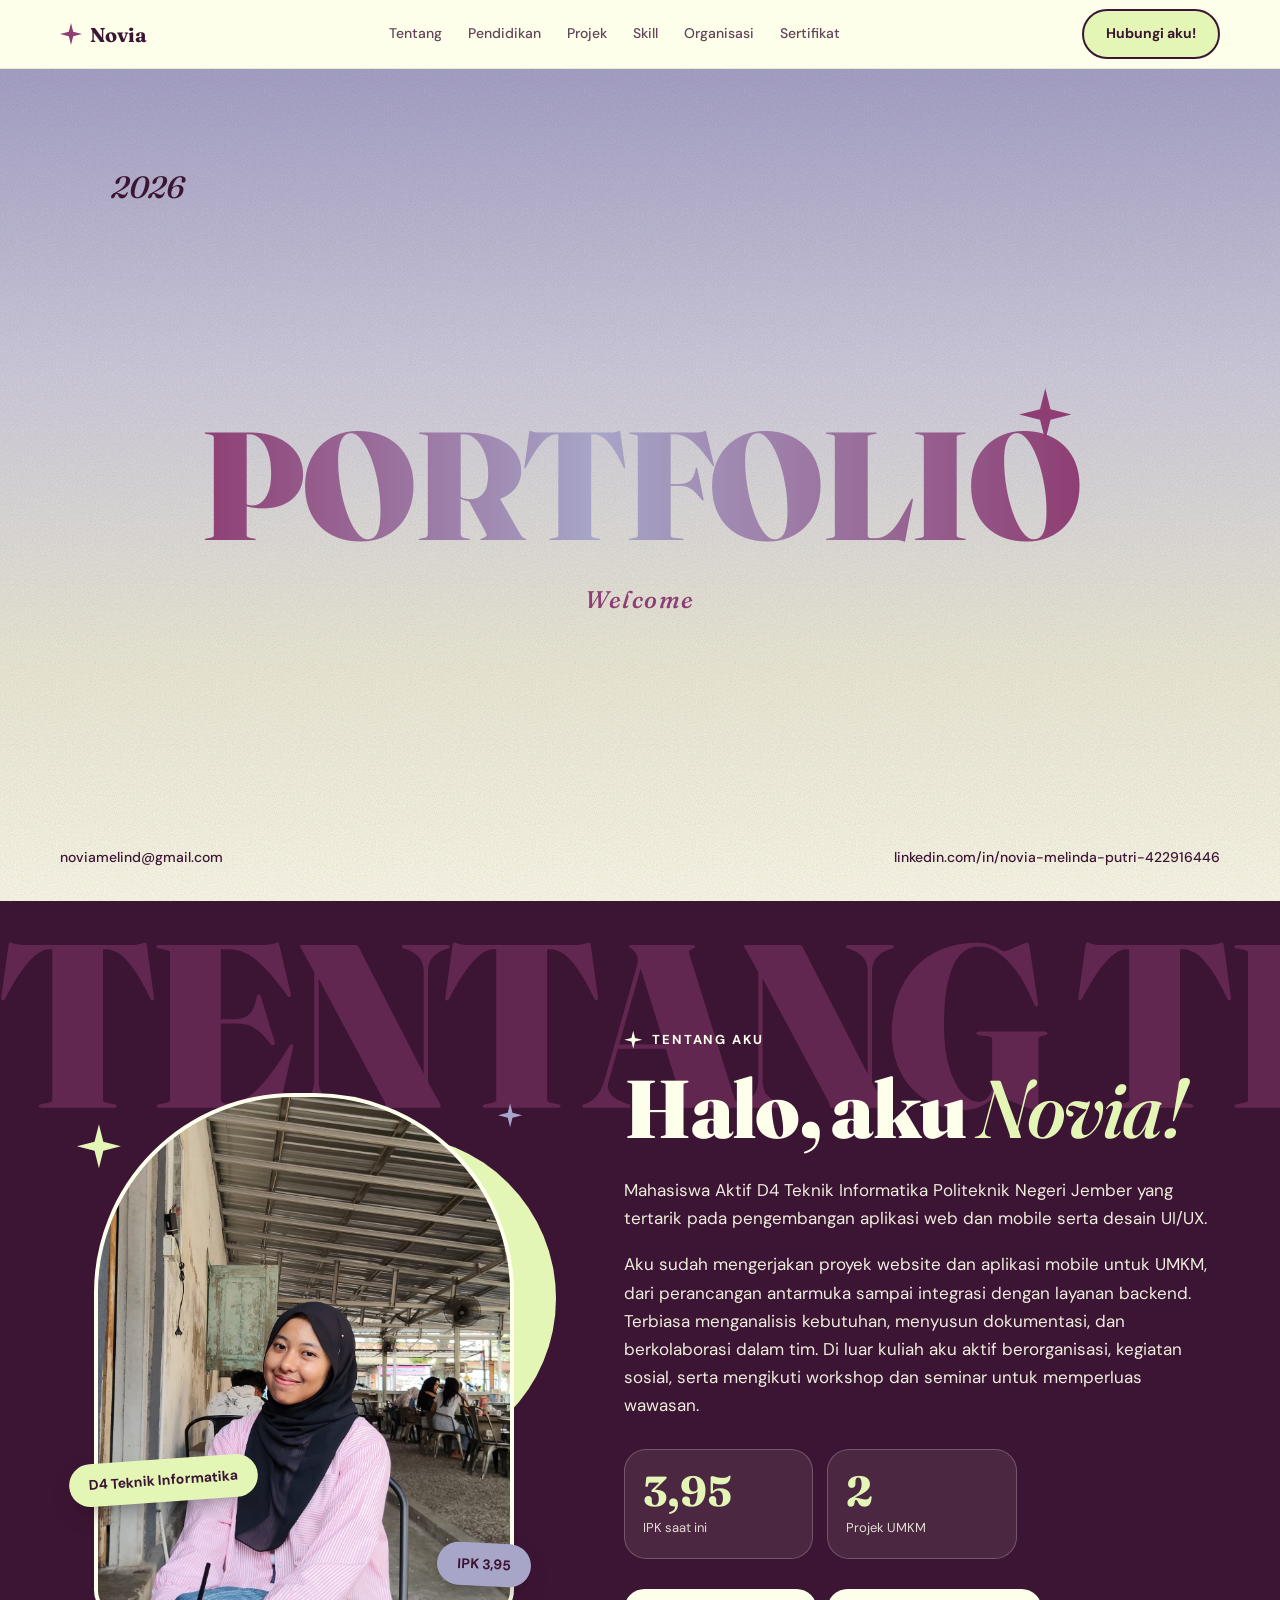
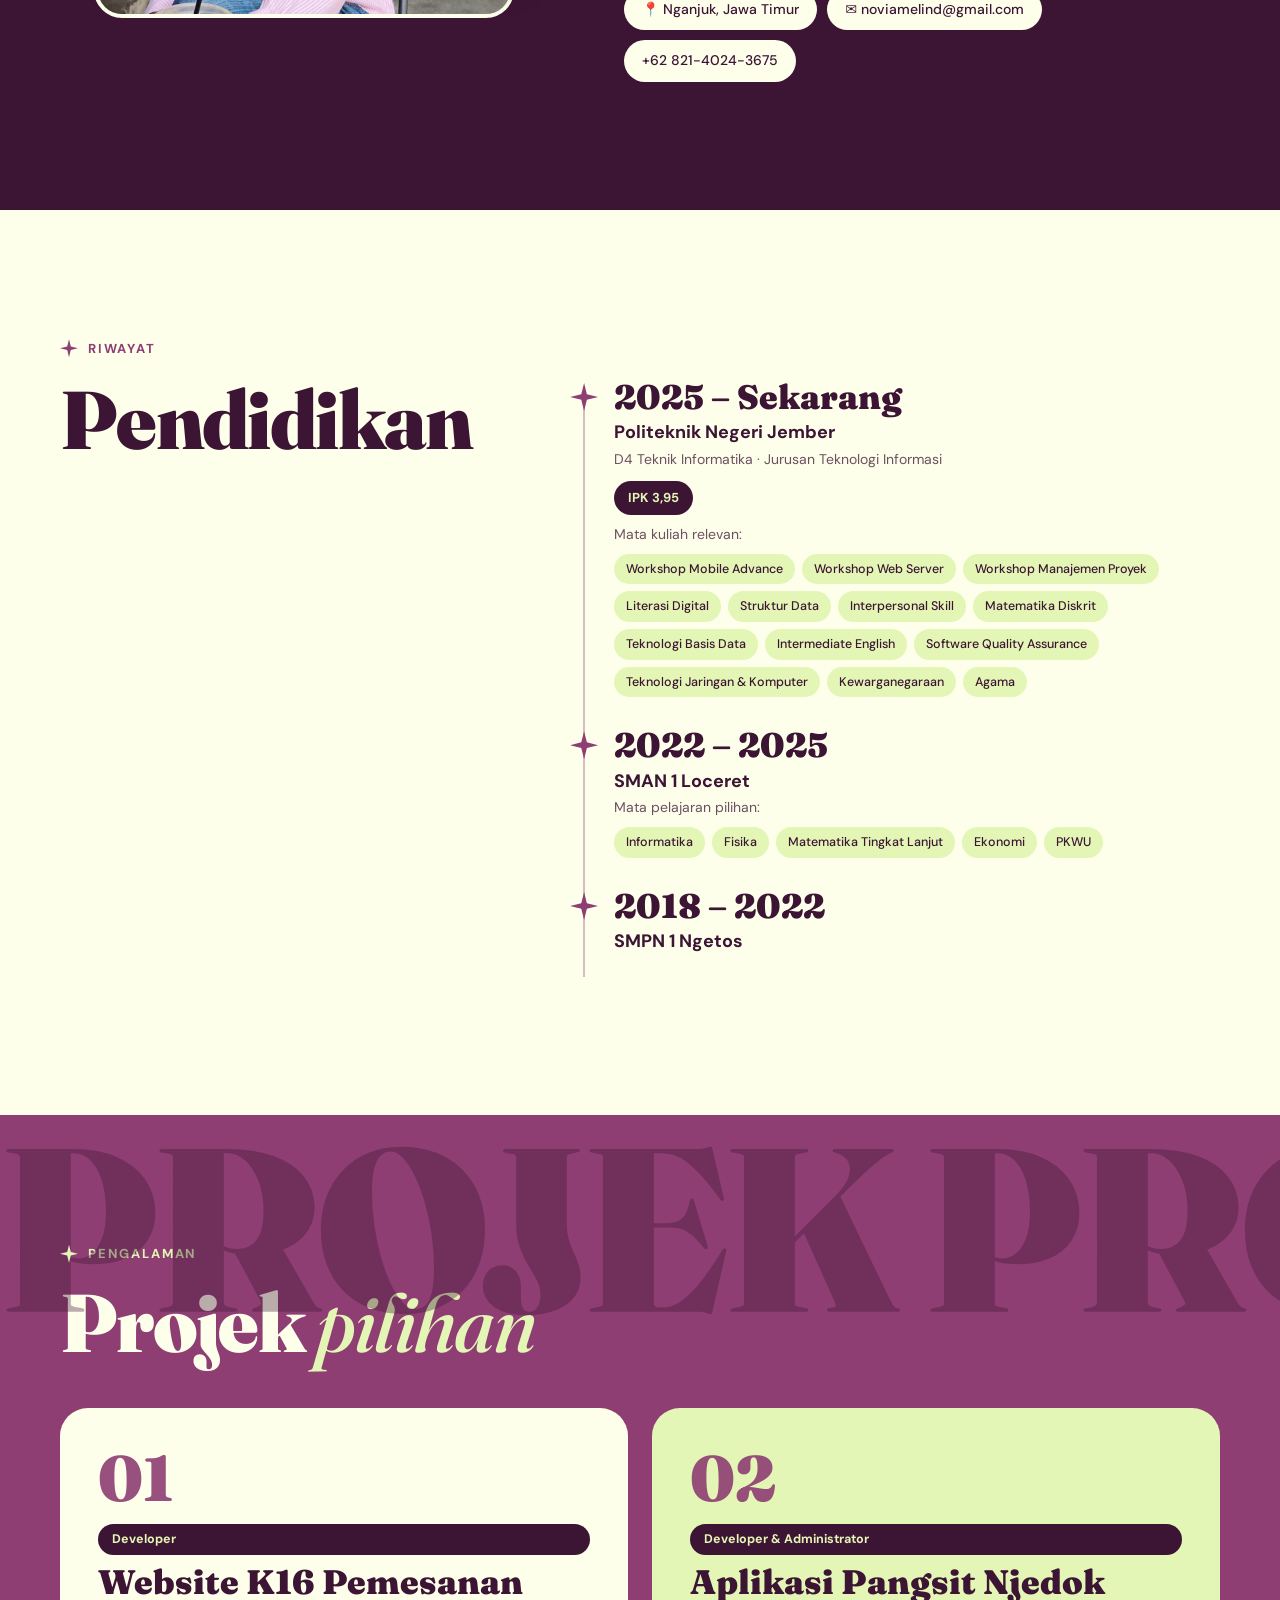
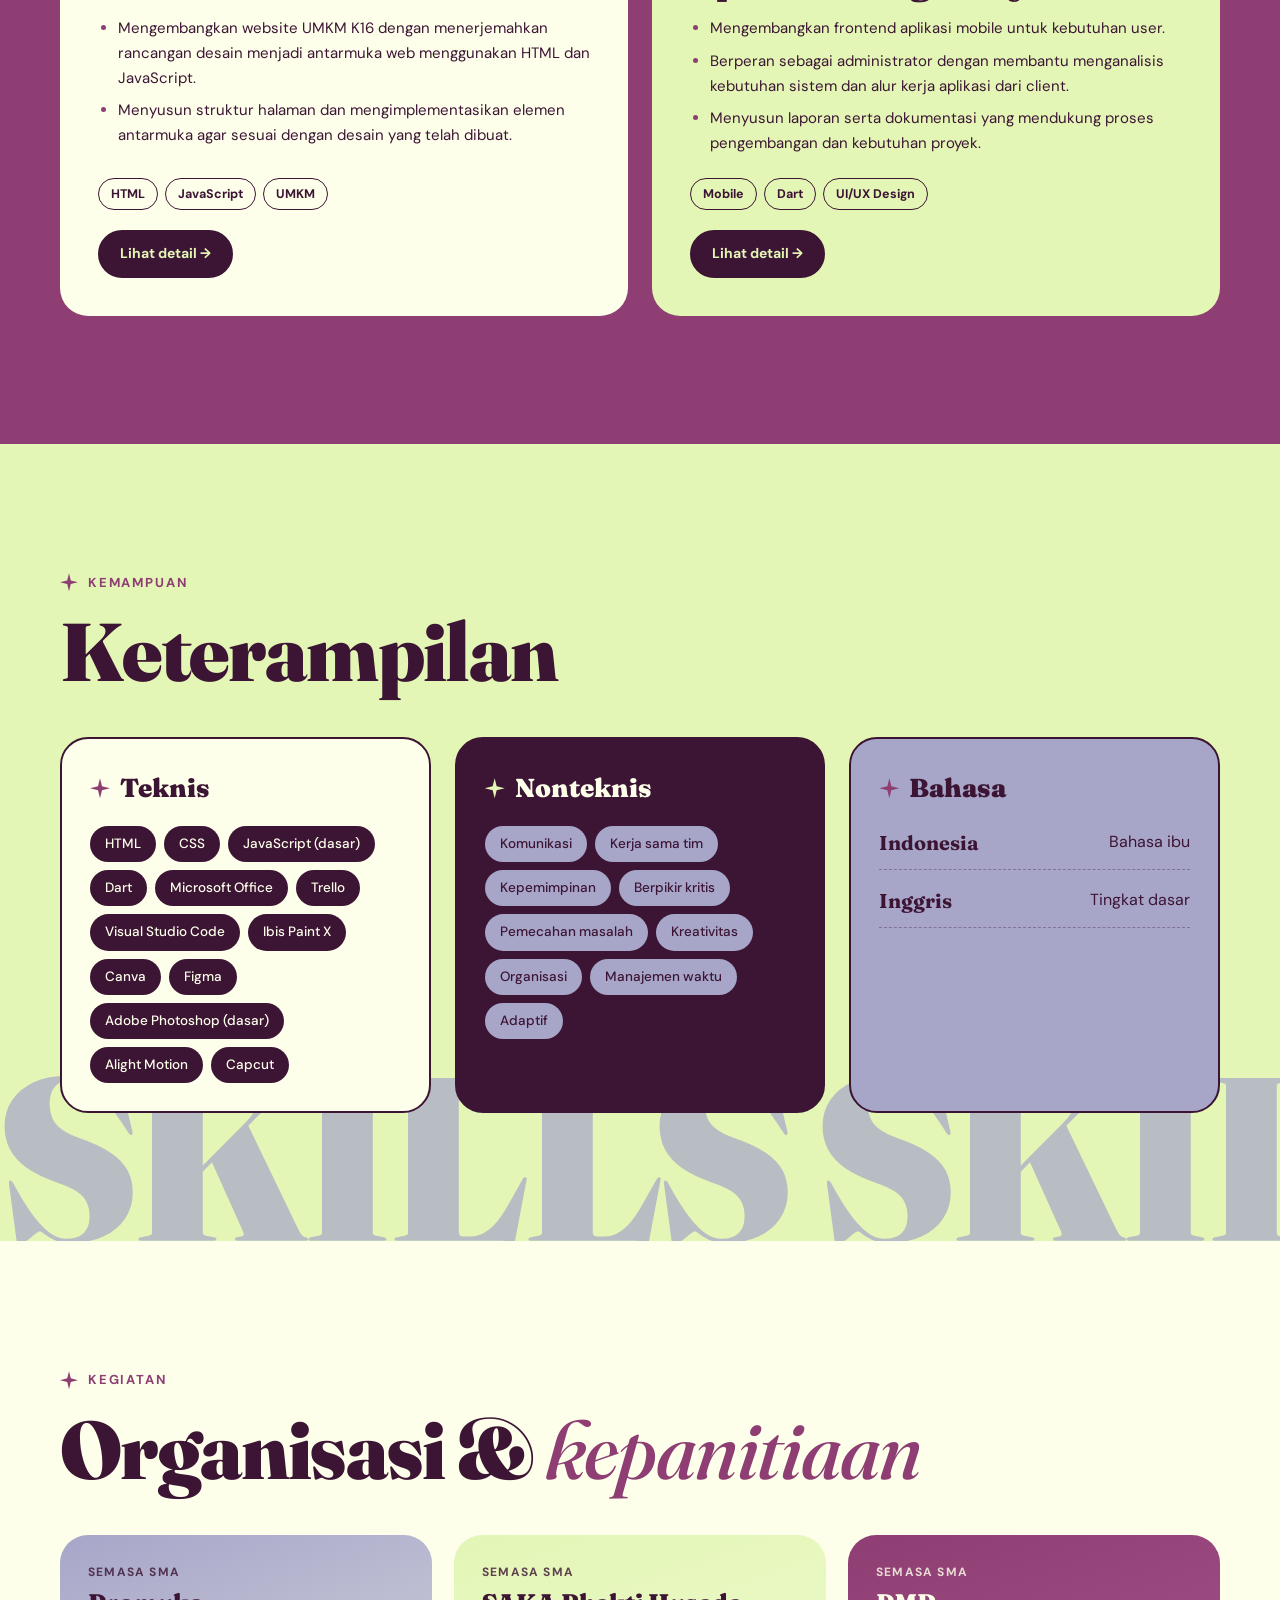
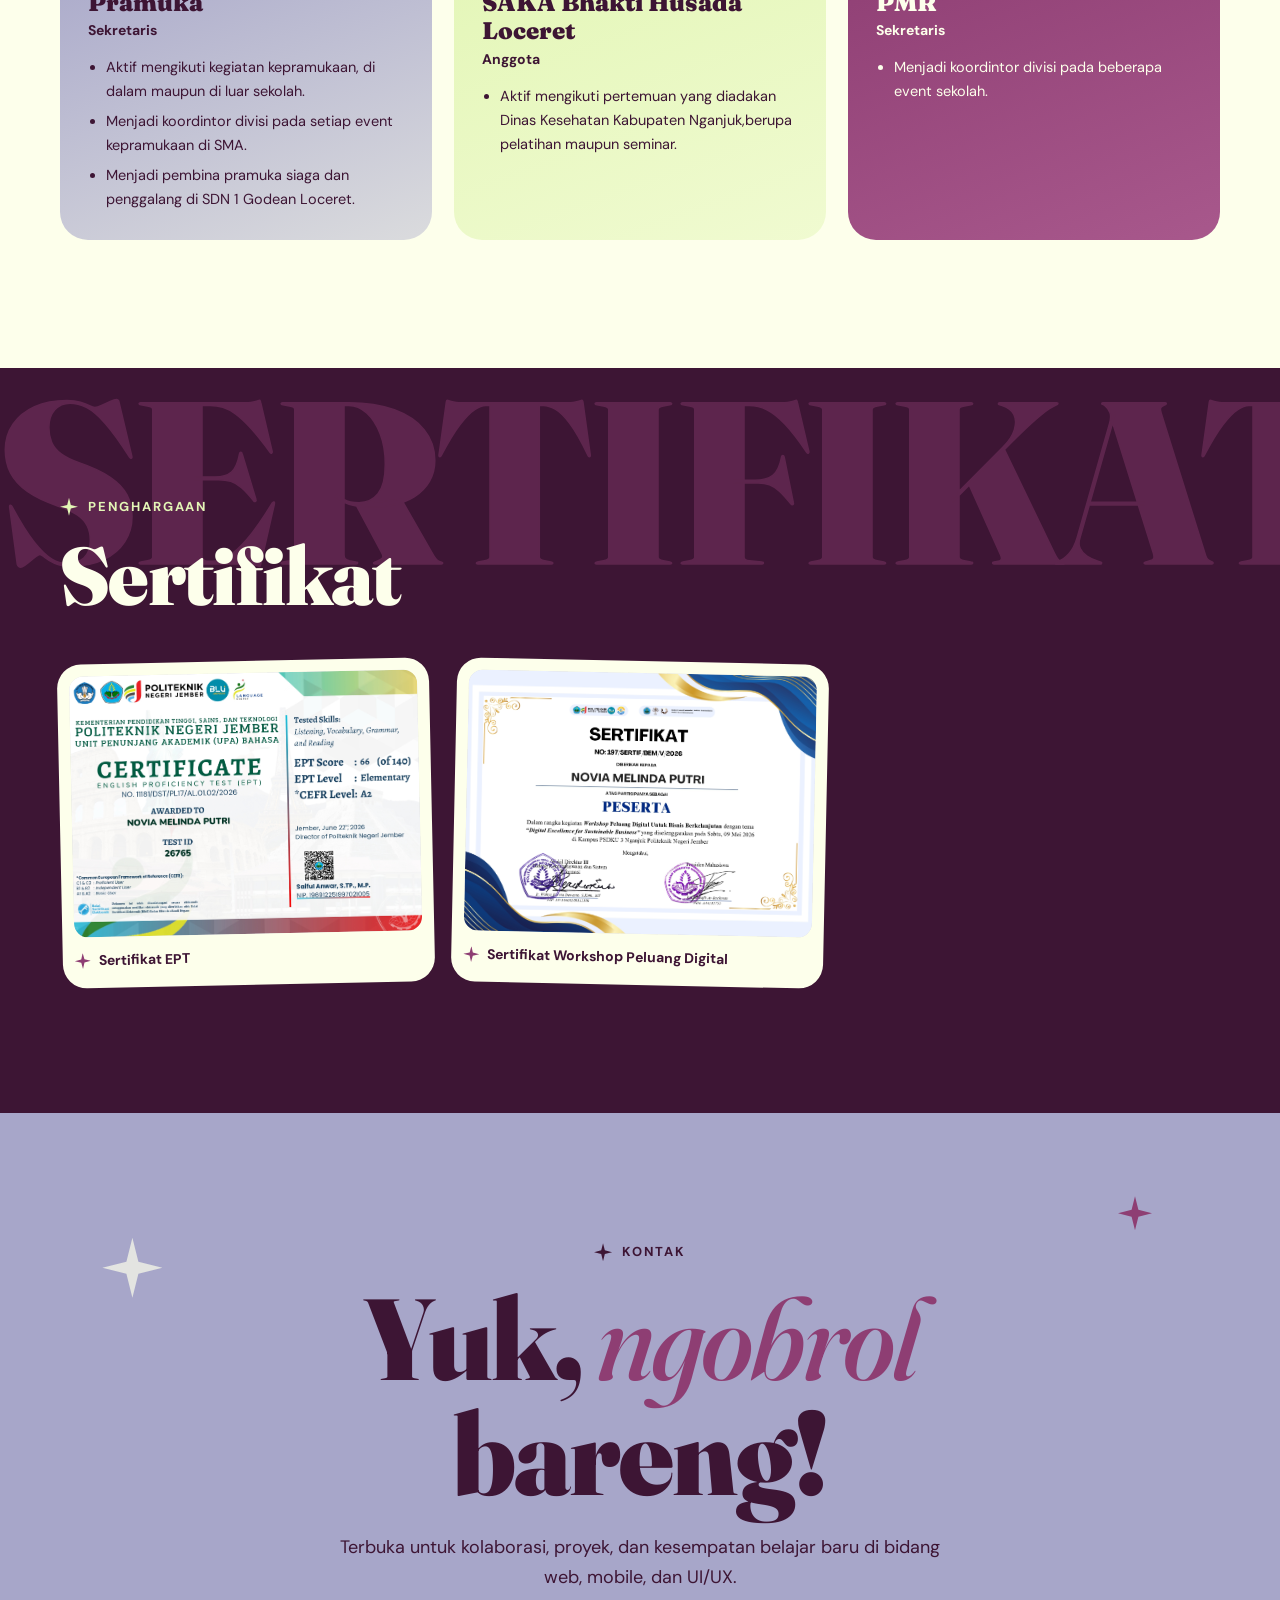
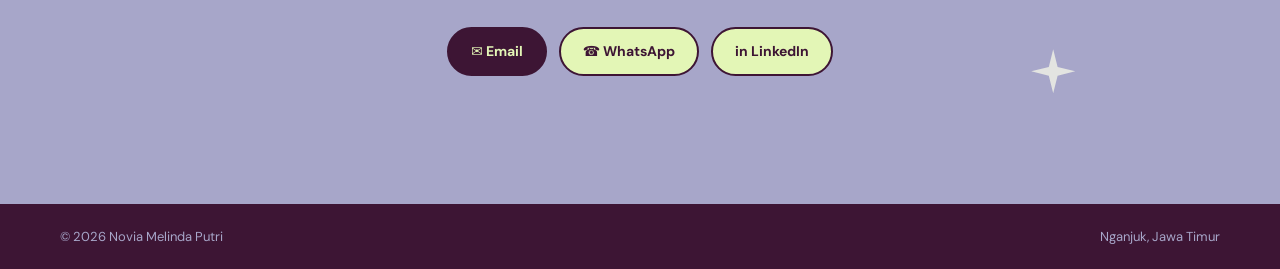
<file: index.html>
<!DOCTYPE html>
<html lang="id">
<head>
<meta charset="utf-8">
<meta name="viewport" content="width=device-width, initial-scale=1">
<title>Portofolio — Novia Melinda Putri</title>
<meta name="description" content="Portofolio Novia Melinda Putri — mahasiswa D4 Teknik Informatika Politeknik Negeri Jember, web & mobile developer dan UI/UX enthusiast.">
<link rel="preconnect" href="https://fonts.googleapis.com">
<link rel="preconnect" href="https://fonts.gstatic.com" crossorigin>
<link href="https://fonts.googleapis.com/css2?family=DM+Sans:wght@400;500;700&family=Fraunces:ital,opsz,wght@0,9..144,500;0,9..144,700;0,9..144,900;1,9..144,500&display=swap" rel="stylesheet">
<link rel="stylesheet" href="css/style.css">
</head>
<body>

<header class="nav">
  <div class="wrap">
    <a href="#home" class="brand"><span class="sp"></span>Novia</a>
    <ul>
      <li><a href="#tentang">Tentang</a></li>
      <li><a href="#pendidikan">Pendidikan</a></li>
      <li><a href="#projek">Projek</a></li>
      <li><a href="#skill">Skill</a></li>
      <li><a href="#organisasi">Organisasi</a></li>
      <li><a href="#sertifikat">Sertifikat</a></li>
    </ul>
    <a class="btn" href="#kontak">Hubungi aku!</a>
  </div>
</header>

<!-- ================= COVER ================= -->
<main id="home" class="cover">
  <div class="wrap">
    <div class="cover-mid">
      <div class="year slash">2026</div>
      <h1 class="display big">PORTFOLIO<span class="sp twinkle"></span></h1>

      <div class="welcome slash">Welcome</div>
    </div>

    <div class="cover-bot">
      <a href="mailto:noviamelind@gmail.com">noviamelind@gmail.com</a>
      <a href="https://www.linkedin.com/in/novia-melinda-putri-422916446" target="_blank" rel="noopener">linkedin.com/in/novia-melinda-putri-422916446</a>
    </div>
  </div>
</main>

<!-- ================= TENTANG ================= -->
<section id="tentang">
  <div class="bgword outline" aria-hidden="true">TENTANG TENTANG</div>
  <div class="wrap about">
    <div class="photo-card">
      <div class="disc"></div>
      <span class="sp st a twinkle"></span><span class="sp st b twinkle"></span>
      <div class="frame ph" data-label="Taruh foto di fotoprofil.jpeg">
        <img src="foto/fotoprofil.jpeg" alt="Foto profil Novia Melinda Putri" onerror="this.remove()">
      </div>
      <span class="tag t1">D4 Teknik Informatika</span>
      <span class="tag t2">IPK 3,95</span>
    </div>

    <div>
      <div class="eyebrow"><span class="sp"></span>Tentang aku</div>
      <h2 class="display">Halo, aku <em>Novia!</em></h2>
      <p>Mahasiswa Aktif D4 Teknik Informatika Politeknik Negeri Jember yang tertarik pada pengembangan aplikasi web dan mobile serta desain UI/UX.</p>
      <p>Aku sudah mengerjakan proyek website dan aplikasi mobile untuk UMKM, dari perancangan antarmuka sampai integrasi dengan layanan backend. Terbiasa menganalisis kebutuhan, menyusun dokumentasi, dan berkolaborasi dalam tim. Di luar kuliah aku aktif berorganisasi, kegiatan sosial, serta mengikuti workshop dan seminar untuk memperluas wawasan.</p>

      <div class="facts">
        <div class="fact"><b>3,95</b><span>IPK saat ini</span></div>
        <div class="fact"><b>2</b><span>Projek UMKM</span></div>
      </div>

      <div class="contact-card">
        <span class="chip">📍 Nganjuk, Jawa Timur</span>
        <a class="chip" href="mailto:noviamelind@gmail.com">✉ noviamelind@gmail.com</a>
        <a class="chip" href="https://wa.me/6282140243675" target="_blank" rel="noopener">+62 821-4024-3675</a>
      </div>
    </div>
  </div>
</section>

<!-- ================= PENDIDIKAN ================= -->
<section id="pendidikan">
  <div class="wrap">
    <div class="eyebrow" style="color:var(--grape)"><span class="sp"></span>Riwayat</div>
    <div class="edu-grid">
      <div class="edu-head">
        <h2 class="display">Pendi&shy;dikan</h2>
      </div>
      <ul class="timeline">
        <li>
          <span class="sp twinkle"></span>
          <div class="year-lbl">2025 – Sekarang</div>
          <h3>Politeknik Negeri Jember</h3>
          <div class="sub">D4 Teknik Informatika · Jurusan Teknologi Informasi</div>
          <span class="gpa">IPK 3,95</span>
          <div class="sub">Mata kuliah relevan:</div>
          <div class="mk">
            <span>Workshop Mobile Advance</span><span>Workshop Web Server</span><span>Workshop Manajemen Proyek</span><span>Literasi Digital</span><span>Struktur Data</span><span>Interpersonal Skill</span><span>Matematika Diskrit</span><span>Teknologi Basis Data</span><span>Intermediate English</span><span>Software Quality Assurance</span><span>Teknologi Jaringan &amp; Komputer</span><span>Kewarganegaraan</span><span>Agama</span>
          </div>
        </li>
        <li>
          <span class="sp"></span>
          <div class="year-lbl">2022 – 2025</div>
          <h3>SMAN 1 Loceret</h3>
          <div class="sub">Mata pelajaran pilihan:</div>
          <div class="mk">
            <span>Informatika</span><span>Fisika</span><span>Matematika Tingkat Lanjut</span><span>Ekonomi</span><span>PKWU</span>
          </div>
        </li>
        <li>
          <span class="sp"></span>
          <div class="year-lbl">2018 – 2022</div>
          <h3>SMPN 1 Ngetos</h3>
        </li>
      </ul>
    </div>
  </div>
</section>

<!-- ================= PROJEK ================= -->
<section id="projek">
  <div class="bgword outline" aria-hidden="true">PROJEK PROJEK</div>
  <div class="wrap">
    <div class="eyebrow" style="color:var(--tea)"><span class="sp"></span>Pengalaman</div>
    <h2 class="display">Projek <span class="slash" style="color:var(--tea);font-weight:500">pilihan</span></h2>

    <div class="proj-grid">
      <article class="proj">
        <div class="no">01</div>
        <span class="role">Developer</span>
        <h3>Website K16 Pemesanan</h3>
        <ul>
          <li>Mengembangkan website UMKM K16 dengan menerjemahkan rancangan desain menjadi antarmuka web menggunakan HTML dan JavaScript.</li>
          <li>Menyusun struktur halaman dan mengimplementasikan elemen antarmuka agar sesuai dengan desain yang telah dibuat.</li>
        </ul>
        <div class="tags"><span>HTML</span><span>JavaScript</span><span>UMKM</span></div>
        <a class="more" href="projek/k16.html">Lihat detail →</a>
      </article>

      <article class="proj">
        <div class="no">02</div>
        <span class="role">Developer &amp; Administrator</span>
        <h3>Aplikasi Pangsit Njedok</h3>
        <ul>
          <li>Mengembangkan frontend aplikasi mobile untuk kebutuhan user.</li>
          <li>Berperan sebagai administrator dengan membantu menganalisis kebutuhan sistem dan alur kerja aplikasi dari client.</li>
          <li>Menyusun laporan serta dokumentasi yang mendukung proses pengembangan dan kebutuhan proyek.</li>
        </ul>
        <div class="tags"><span>Mobile</span><span>Dart</span><span>UI/UX Design</span></div>
        <a class="more" href="projek/pangsit-njedok.html">Lihat detail →</a>
      </article>
    </div>
  </div>
</section>

<!-- ================= SKILL ================= -->
<section id="skill">
  <div class="bgword outline" aria-hidden="true">SKILLS SKILLS</div>
  <div class="wrap">
    <div class="eyebrow" style="color:var(--grape)"><span class="sp"></span>Kemampuan</div>
    <h2 class="display">Kete&shy;rampilan</h2>

    <div class="skill-grid">
      <div class="card">
        <h3><span class="sp"></span>Teknis</h3>
        <div class="pills">
          <span>HTML</span><span>CSS</span><span>JavaScript (dasar)</span><span>Dart</span><span>Microsoft Office</span><span>Trello</span><span>Visual Studio Code</span><span>Ibis Paint X</span><span>Canva</span><span>Figma</span><span>Adobe Photoshop (dasar)</span><span>Alight Motion</span><span>Capcut</span>
        </div>
      </div>
      <div class="card alt">
        <h3><span class="sp"></span>Nonteknis</h3>
        <div class="pills">
          <span>Komunikasi</span><span>Kerja sama tim</span><span>Kepemimpinan</span><span>Berpikir kritis</span><span>Pemecahan masalah</span><span>Kreativitas</span><span>Organisasi</span><span>Manajemen waktu</span><span>Adaptif</span>
        </div>
      </div>
      <div class="card alt2">
        <h3><span class="sp"></span>Bahasa</h3>
        <div class="lang">
          <div><b>Indonesia</b><span>Bahasa ibu</span></div>
          <div><b>Inggris</b><span>Tingkat dasar</span></div>
        </div>
      </div>
    </div>
  </div>
</section>

<!-- ================= ORGANISASI ================= -->
<section id="organisasi">
  <div class="wrap">
    <div class="eyebrow" style="color:var(--grape)"><span class="sp"></span>Kegiatan</div>
    <h2 class="display">Organisasi &amp; <span class="slash" style="color:var(--grape);font-weight:500">kepanitiaan</span></h2>

    <div class="org">
      <article>
        <div class="when">Semasa SMA</div>
        <h3>Pramuka</h3>
        <div class="r">Sekretaris</div>
        <ul>
          <li>Aktif mengikuti kegiatan kepramukaan, di dalam maupun di luar sekolah.</li>
          <li>Menjadi koordintor divisi pada setiap event kepramukaan di SMA.</li>
          <li>Menjadi pembina pramuka siaga dan penggalang di SDN 1 Godean Loceret.</li>
        </ul>
      </article>
      <article>
        <div class="when">Semasa SMA</div>
        <h3>SAKA Bhakti Husada Loceret</h3>
        <div class="r">Anggota</div>
        <ul>
          <li>Aktif mengikuti pertemuan yang diadakan Dinas Kesehatan Kabupaten Nganjuk,berupa pelatihan maupun seminar.</li>
        </ul>
      </article>
      <article>
        <div class="when">Semasa SMA</div>
        <h3>PMR</h3>
        <div class="r">Sekretaris</div>
        <ul>
          <li>Menjadi koordintor divisi pada beberapa event sekolah.</li>
        </ul>
      </article>
    </div>
  </div>
</section>

<!-- ================= SERTIFIKAT ================= -->
<section id="sertifikat">
  <div class="bgword outline" aria-hidden="true">SERTIFIKAT</div>
  <div class="wrap">
    <div class="cert-head">
      <div>
        <div class="eyebrow" style="color:var(--tea)"><span class="sp"></span>Penghargaan</div>
        <h2 class="display">Serti&shy;fikat</h2>
      </div>
    </div>

    <div class="cert-grid" id="certGrid">
      <!-- Ganti nama file di src sesuai foto sertifikatmu; ubah teks "Sertifikat 1" jadi judul aslinya -->
      <button class="cert"><div class="ph" data-label="foto/sertifikat-1.jpg"><img src="foto/sertifikat-1.jpg" alt="Sertifikat 1" onerror="this.remove()"></div><div class="cap"><span class="sp"></span>Sertifikat EPT</div></button>
      <button class="cert"><div class="ph" data-label="foto/sertifikat-2.jpg"><img src="foto/sertifikat-2.jpg" alt="Sertifikat 2" onerror="this.remove()"></div><div class="cap"><span class="sp"></span>Sertifikat Workshop Peluang Digital</div></button>
    </div>
  </div>
</section>

<!-- ================= KONTAK ================= -->
<section id="kontak">
  <span class="sp deco twinkle" style="font-size:60px;left:8%;top:18%"></span>
  <span class="sp deco twinkle" style="font-size:34px;right:10%;top:12%;color:var(--grape);opacity:1"></span>
  <span class="sp deco twinkle" style="font-size:44px;right:16%;bottom:16%"></span>
  <div class="wrap" style="position:relative">
    <div class="eyebrow" style="justify-content:center;color:var(--violet)"><span class="sp"></span>Kontak</div>
    <h2 class="display">Yuk, <em>ngobrol</em><br>bareng!</h2>
    <p>Terbuka untuk kolaborasi, proyek, dan kesempatan belajar baru di bidang web, mobile, dan UI/UX.</p>
    <div class="links">
      <a class="btn dark" href="mailto:noviamelind@gmail.com">✉ Email</a>
      <a class="btn" href="https://wa.me/6282140243675" target="_blank" rel="noopener">☎ WhatsApp</a>
      <a class="btn" href="https://www.linkedin.com/in/novia-melinda-putri-422916446" target="_blank" rel="noopener">in LinkedIn</a>
    </div>
  </div>
</section>

<footer>
  <div class="wrap"><span>© 2026 Novia Melinda Putri</span><span>Nganjuk, Jawa Timur</span></div>
</footer>

<div class="lightbox" id="lb" aria-hidden="true"><button class="x" aria-label="Tutup">×</button><img alt=""></div>

<script>
(function(){
  var lb=document.getElementById('lb'),im=lb.querySelector('img');
  document.querySelectorAll('.cert').forEach(function(b){
    b.addEventListener('click',function(){
      var s=b.querySelector('img'); if(!s) return;
      im.src=s.src; im.alt=s.alt; lb.classList.add('open'); lb.setAttribute('aria-hidden','false');
    });
  });
  function close(){lb.classList.remove('open');lb.setAttribute('aria-hidden','true')}
  lb.addEventListener('click',close);
  document.addEventListener('keydown',function(e){if(e.key==='Escape')close()});
})();
</script>
</body>
</html>
</file>
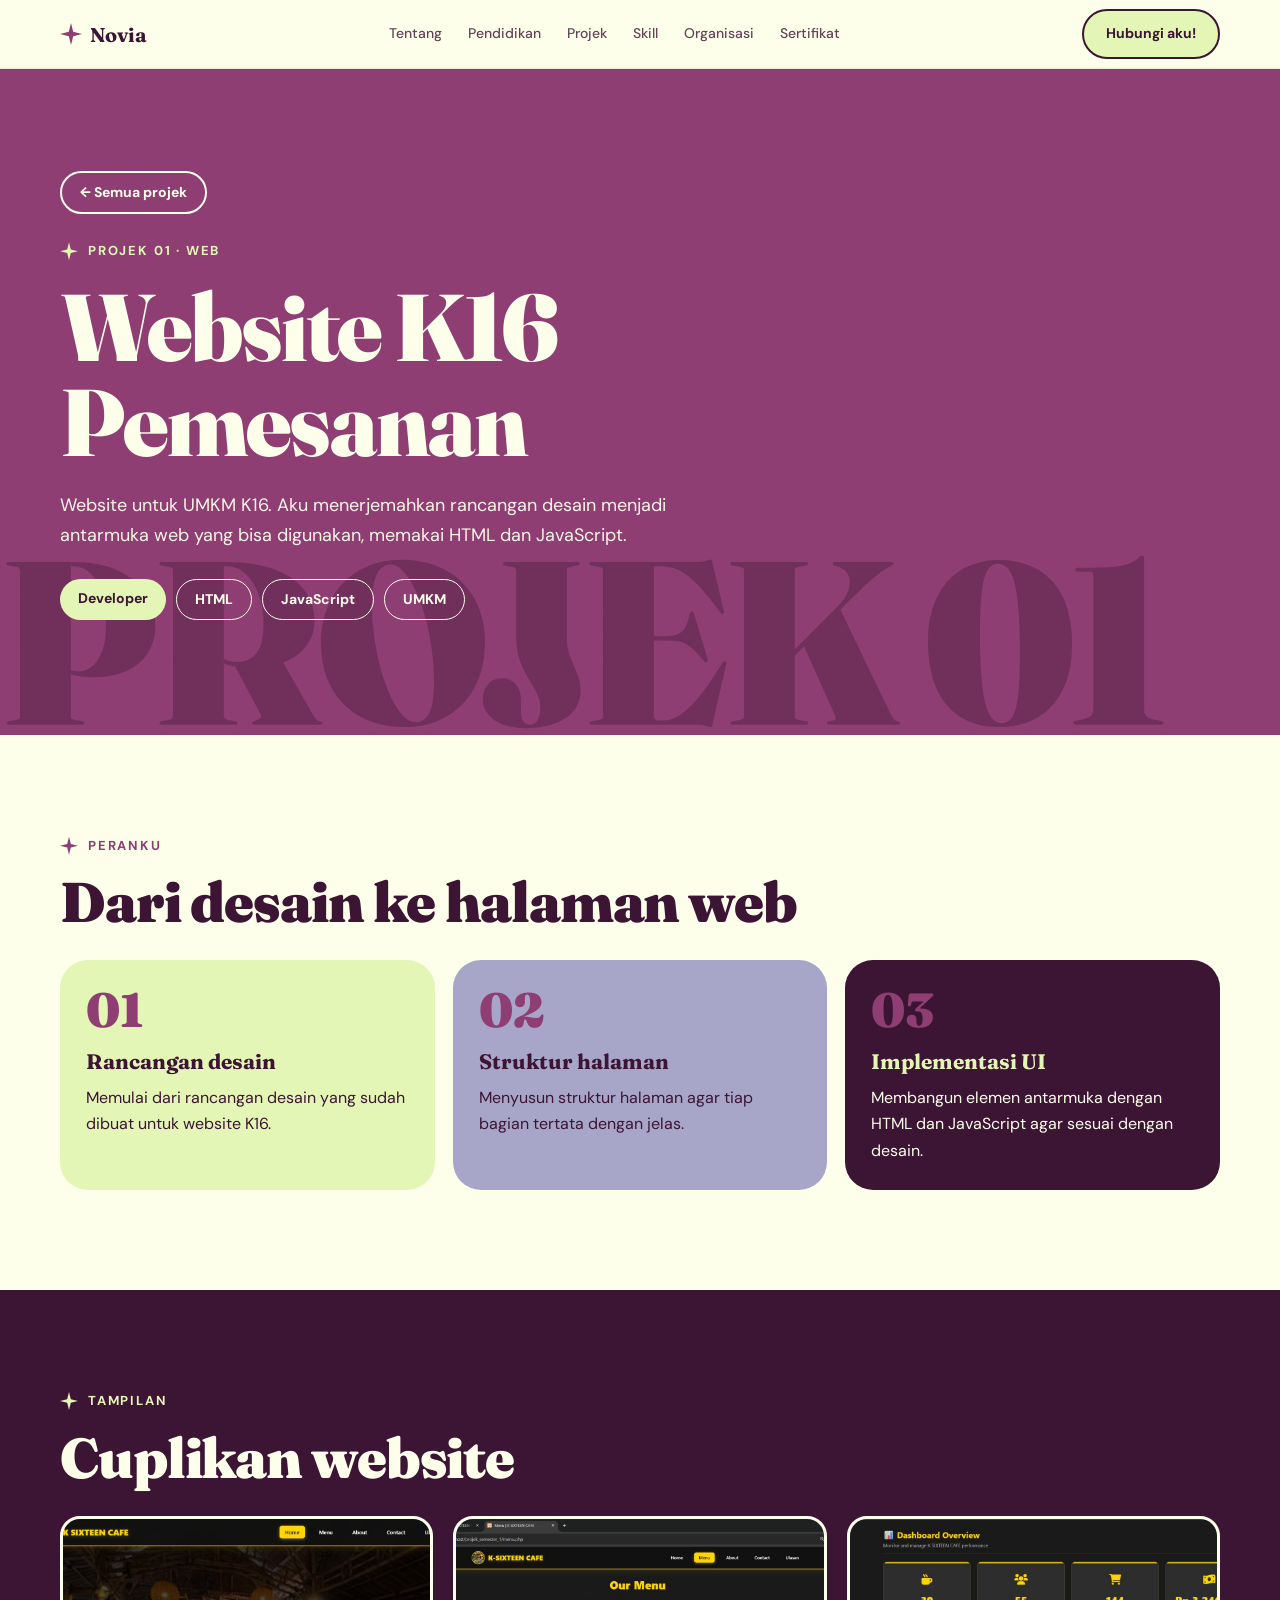
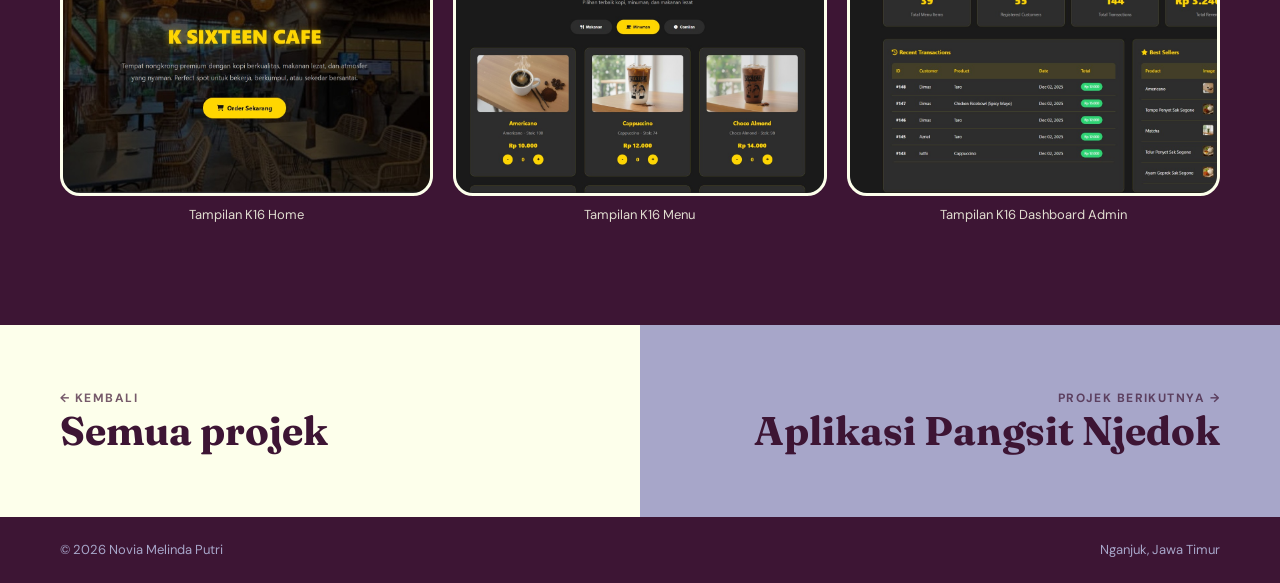
<file: projek/k16.html>
<!DOCTYPE html>
<html lang="id">
<head>
<meta charset="utf-8">
<meta name="viewport" content="width=device-width, initial-scale=1">
<title>Website K16 Pemesanan — Novia Melinda Putri</title>
<meta name="description" content="Detail projek Website K16 Pemesanan — website UMKM yang dikembangkan dengan HTML dan JavaScript.">
<link rel="preconnect" href="https://fonts.googleapis.com">
<link rel="preconnect" href="https://fonts.gstatic.com" crossorigin>
<link href="https://fonts.googleapis.com/css2?family=DM+Sans:wght@400;500;700&family=Fraunces:ital,opsz,wght@0,9..144,500;0,9..144,700;0,9..144,900;1,9..144,500&display=swap" rel="stylesheet">
<link rel="stylesheet" href="../css/style.css">
</head>
<body>
<header class="nav">
  <div class="wrap">
    <a href="../index.html" class="brand"><span class="sp"></span>Novia</a>
    <ul>
      <li><a href="../index.html#tentang">Tentang</a></li>
      <li><a href="../index.html#pendidikan">Pendidikan</a></li>
      <li><a href="../index.html#projek">Projek</a></li>
      <li><a href="../index.html#skill">Skill</a></li>
      <li><a href="../index.html#organisasi">Organisasi</a></li>
      <li><a href="../index.html#sertifikat">Sertifikat</a></li>
    </ul>
    <a class="btn" href="../index.html#kontak">Hubungi aku!</a>
  </div>
</header>

<section class="d-hero">
  <div class="bgword outline" aria-hidden="true">PROJEK 01</div>
  <div class="wrap">
    <a class="back" href="../index.html#projek">← Semua projek</a>
    <div class="eyebrow" style="color:var(--tea)"><span class="sp"></span>Projek 01 · Web</div>
    <h1 class="display">Website K16 Pemesanan</h1>
    <p class="lead">Website untuk UMKM K16. Aku menerjemahkan rancangan desain menjadi antarmuka web yang bisa digunakan, memakai HTML dan JavaScript.</p>
    <div class="d-meta"><span>Developer</span><span class="o">HTML</span><span class="o">JavaScript</span><span class="o">UMKM</span></div>
  </div>
</section>

<section class="d-sec">
  <div class="wrap">
    <div class="eyebrow" style="color:var(--grape)"><span class="sp"></span>Peranku</div>
    <h2 class="display">Dari desain ke halaman web</h2>
    <ol class="flow" style="color:var(--violet)">
      <li style="background:var(--tea)"><b>Rancangan desain</b>Memulai dari rancangan desain yang sudah dibuat untuk website K16.</li>
      <li style="background:var(--lav)"><b>Struktur halaman</b>Menyusun struktur halaman agar tiap bagian tertata dengan jelas.</li>
      <li style="background:var(--violet);color:var(--ivory)"><b style="color:var(--tea)">Implementasi UI</b>Membangun elemen antarmuka dengan HTML dan JavaScript agar sesuai dengan desain.</li>
    </ol>
  </div>
</section>

<section class="d-sec dark">
  <div class="wrap">
    <div class="eyebrow" style="color:var(--tea)"><span class="sp"></span>Tampilan</div>
    <h2 class="display">Cuplikan website</h2>
    <div class="shots">
      <figure><div class="ph" data-label="foto/projek/k16-1.png"><img src="../foto/projek/k16-1.jpeg" alt="Tampilan K16 1" onerror="this.remove()"></div><figcaption>Tampilan K16 Home</figcaption></figure>
      <figure><div class="ph" data-label="foto/projek/k16-2.png"><img src="../foto/projek/k16-2.jpeg" alt="Tampilan K16 2" onerror="this.remove()"></div><figcaption>Tampilan K16 Menu</figcaption></figure>
      <figure><div class="ph" data-label="foto/projek/k16-3.png"><img src="../foto/projek/k16-3.jpeg" alt="Tampilan K16 3" onerror="this.remove()"></div><figcaption>Tampilan K16 Dashboard Admin</figcaption></figure>
      </div>
  </div>
</section>

<nav class="pn" aria-label="Projek lain">
  <a href="../index.html#projek"><small>← Kembali</small><b>Semua projek</b></a>
  <a href="pangsit-njedok.html"><small>Projek berikutnya →</small><b>Aplikasi Pangsit Njedok</b></a>
</nav>

<footer>
  <div class="wrap"><span>© 2026 Novia Melinda Putri</span><span>Nganjuk, Jawa Timur</span></div>
</footer>
</body>
</html>
</file>
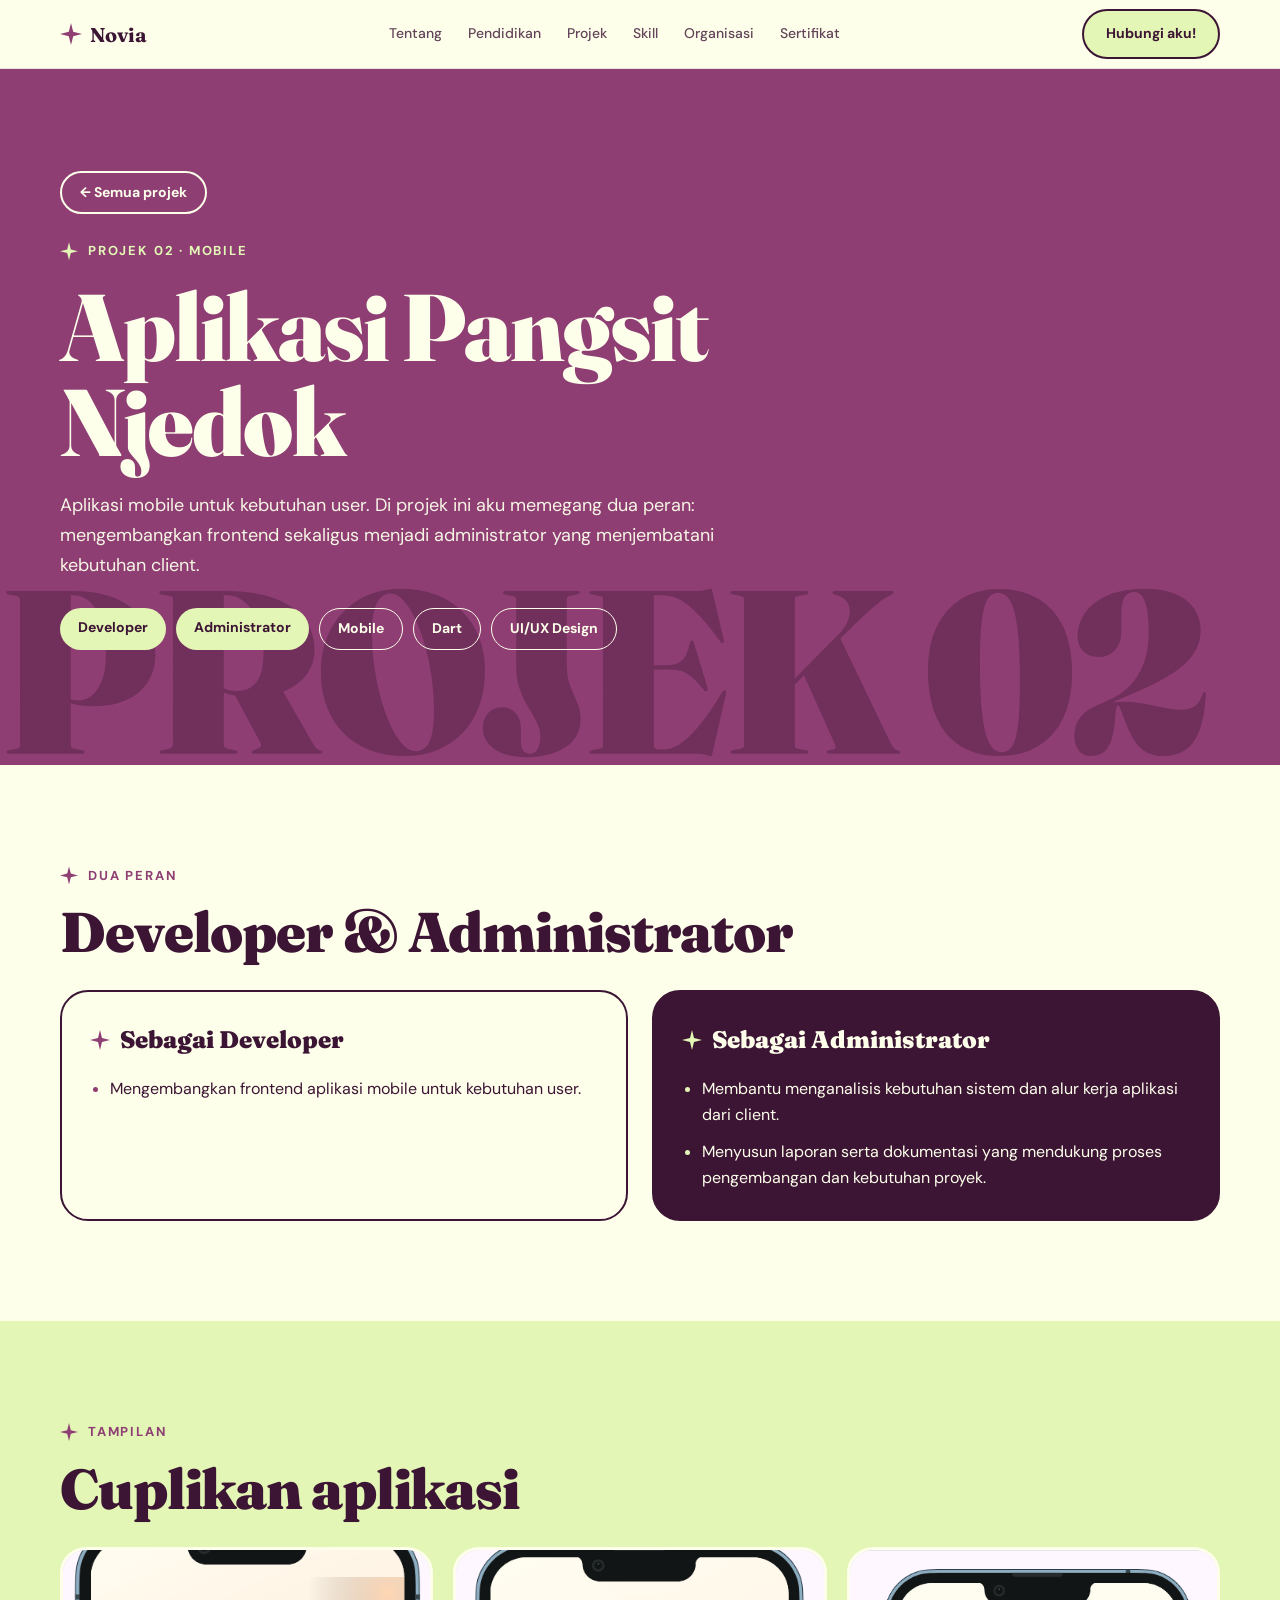
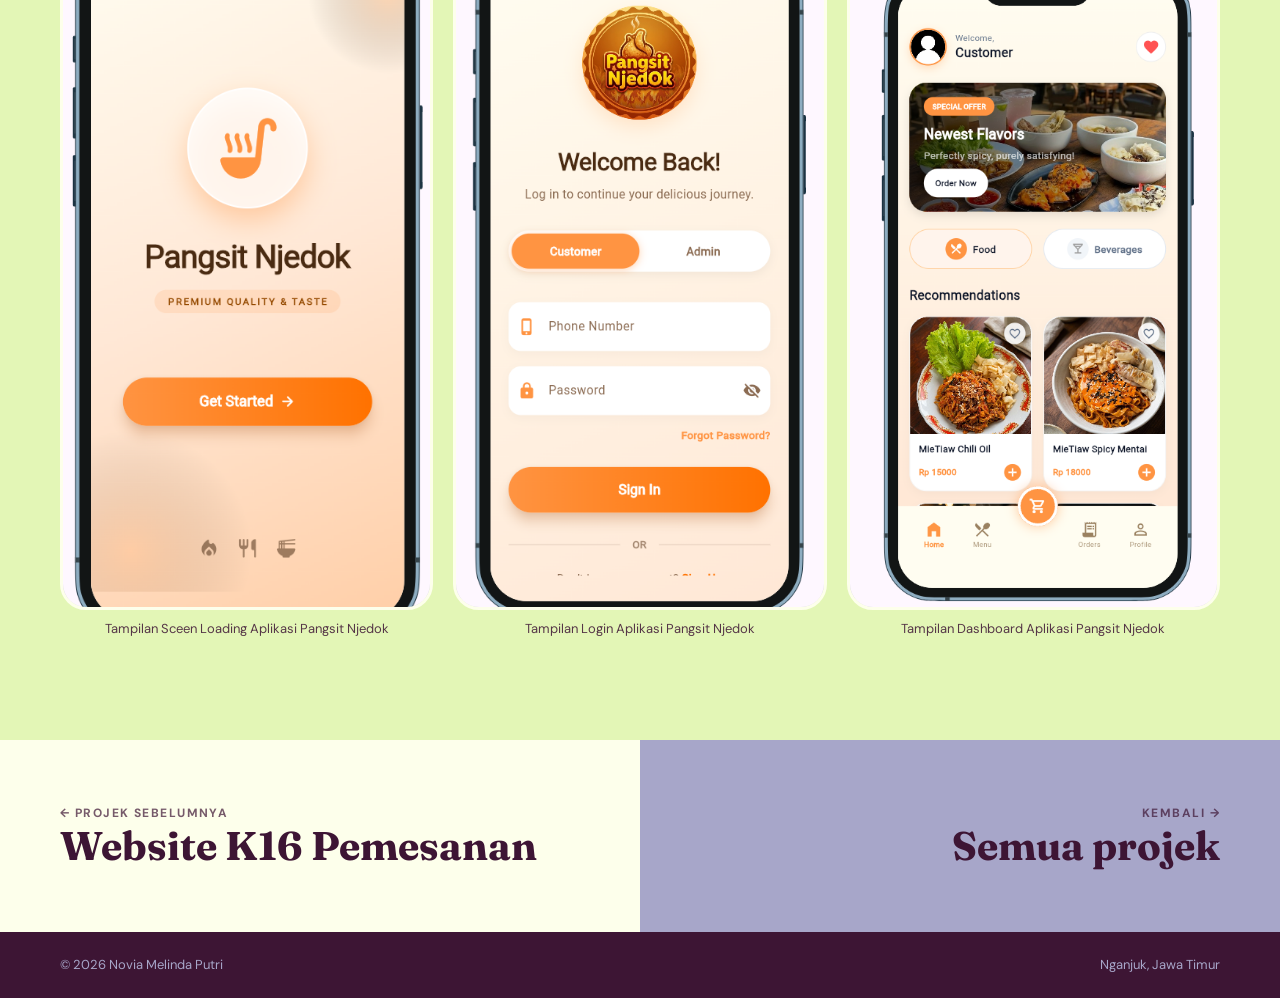
<file: projek/pangsit-njedok.html>
<!DOCTYPE html>
<html lang="id">
<head>
<meta charset="utf-8">
<meta name="viewport" content="width=device-width, initial-scale=1">
<title>Aplikasi Pangsit Njedok — Novia Melinda Putri</title>
<meta name="description" content="Detail projek Aplikasi Pangsit Njedok — frontend aplikasi mobile, analisis kebutuhan, serta laporan dan dokumentasi.">
<link rel="preconnect" href="https://fonts.googleapis.com">
<link rel="preconnect" href="https://fonts.gstatic.com" crossorigin>
<link href="https://fonts.googleapis.com/css2?family=DM+Sans:wght@400;500;700&family=Fraunces:ital,opsz,wght@0,9..144,500;0,9..144,700;0,9..144,900;1,9..144,500&display=swap" rel="stylesheet">
<link rel="stylesheet" href="../css/style.css">
</head>
<body>
<header class="nav">
  <div class="wrap">
    <a href="../index.html" class="brand"><span class="sp"></span>Novia</a>
    <ul>
      <li><a href="../index.html#tentang">Tentang</a></li>
      <li><a href="../index.html#pendidikan">Pendidikan</a></li>
      <li><a href="../index.html#projek">Projek</a></li>
      <li><a href="../index.html#skill">Skill</a></li>
      <li><a href="../index.html#organisasi">Organisasi</a></li>
      <li><a href="../index.html#sertifikat">Sertifikat</a></li>
    </ul>
    <a class="btn" href="../index.html#kontak">Hubungi aku!</a>
  </div>
</header>

<section class="d-hero">
  <div class="bgword outline" aria-hidden="true">PROJEK 02</div>
  <div class="wrap">
    <a class="back" href="../index.html#projek">← Semua projek</a>
    <div class="eyebrow" style="color:var(--tea)"><span class="sp"></span>Projek 02 · Mobile</div>
    <h1 class="display">Aplikasi Pangsit Njedok</h1>
    <p class="lead">Aplikasi mobile untuk kebutuhan user. Di projek ini aku memegang dua peran: mengembangkan frontend sekaligus menjadi administrator yang menjembatani kebutuhan client.</p>
    <div class="d-meta"><span>Developer</span><span>Administrator</span><span class="o">Mobile</span><span class="o">Dart</span><span class="o">UI/UX Design</span></div>
  </div>
</section>

<section class="d-sec">
  <div class="wrap">
    <div class="eyebrow" style="color:var(--grape)"><span class="sp"></span>Dua peran</div>
    <h2 class="display">Developer &amp; Administrator</h2>
    <div class="two">
      <div class="card">
        <h3><span class="sp"></span>Sebagai Developer</h3>
        <ul>
          <li>Mengembangkan frontend aplikasi mobile untuk kebutuhan user.</li>
        </ul>
      </div>
      <div class="card dk">
        <h3><span class="sp"></span>Sebagai Administrator</h3>
        <ul>
          <li>Membantu menganalisis kebutuhan sistem dan alur kerja aplikasi dari client.</li>
          <li>Menyusun laporan serta dokumentasi yang mendukung proses pengembangan dan kebutuhan proyek.</li>
        </ul>
      </div>
    </div>
  </div>
</section>

<section class="d-sec alt">
  <div class="wrap">
    <div class="eyebrow" style="color:var(--grape)"><span class="sp"></span>Tampilan</div>
    <h2 class="display">Cuplikan aplikasi</h2>
    <div class="shots tall">
      <figure><div class="ph" data-label="foto/projek/pangsit-1.png"><img src="../foto/projek/pangsit-1.png" alt="Layar aplikasi 1" onerror="this.remove()"></div><figcaption>Tampilan Sceen Loading Aplikasi Pangsit Njedok</figcaption></figure>
      <figure><div class="ph" data-label="foto/projek/pangsit-2.png"><img src="../foto/projek/pangsit-2.png" alt="Layar aplikasi 2" onerror="this.remove()"></div><figcaption>Tampilan Login Aplikasi Pangsit Njedok</figcaption></figure>
      <figure><div class="ph" data-label="foto/projek/pangsit-3.png"><img src="../foto/projek/pangsit-3.png" alt="Layar aplikasi 3" onerror="this.remove()"></div><figcaption>Tampilan Dashboard Aplikasi Pangsit Njedok</figcaption></figure>
      </div>
  </div>
</section>

<nav class="pn" aria-label="Projek lain">
  <a href="k16.html"><small>← Projek sebelumnya</small><b>Website K16 Pemesanan</b></a>
  <a href="../index.html#projek"><small>Kembali →</small><b>Semua projek</b></a>
</nav>

<footer>
  <div class="wrap"><span>© 2026 Novia Melinda Putri</span><span>Nganjuk, Jawa Timur</span></div>
</footer>
</body>
</html>
</file>
<file: css/style.css>
:root{
  --ivory:#FDFFEB;
  --tea:#E3F6B6;
  --lav:#A7A6C9;
  --grape:#8E3E73;
  --violet:#3D1534;
  --font-display:'Fraunces','Georgia',serif;
  --font-body:'DM Sans',system-ui,sans-serif;
  --r:28px;
}
*{box-sizing:border-box;margin:0;padding:0}
html{scroll-behavior:smooth}
body{font-family:var(--font-body);background:var(--ivory);color:var(--violet);line-height:1.65;font-size:16px;overflow-x:hidden}
img{max-width:100%;display:block}
a{color:inherit}
.wrap{width:min(1160px,100% - 40px);margin-inline:auto}
.display{font-family:var(--font-display);font-weight:900;letter-spacing:-.02em;line-height:1}
.slash{font-family:var(--font-display);font-style:italic;font-weight:500}
.outline{font-family:var(--font-display);font-weight:900;color:transparent;-webkit-text-stroke:1.5px currentColor;line-height:.9;letter-spacing:-.02em;user-select:none}

/* sparkle */
.sp{display:inline-block;width:1em;height:1em;background:currentColor;clip-path:polygon(50% 0,60% 40%,100% 50%,60% 60%,50% 100%,40% 60%,0 50%,40% 40%);flex:none}
@keyframes twinkle{0%,100%{transform:scale(1) rotate(0)}50%{transform:scale(1.25) rotate(12deg)}}
.twinkle{animation:twinkle 4s ease-in-out infinite}

/* header */
header.nav{position:sticky;top:0;z-index:50;background:color-mix(in srgb,var(--ivory) 82%,transparent);backdrop-filter:blur(12px);border-bottom:1px solid color-mix(in srgb,var(--violet) 10%,transparent)}
.nav .wrap{display:flex;align-items:center;justify-content:space-between;height:68px;gap:16px}
.brand{display:flex;align-items:center;gap:8px;text-decoration:none;font-family:var(--font-display);font-weight:700;font-size:20px;color:var(--violet)}
.brand .sp{color:var(--grape);font-size:22px}
.nav ul{display:flex;gap:26px;list-style:none;font-size:14px;font-weight:500}
.nav ul a{text-decoration:none;opacity:.8;padding:6px 0;border-bottom:2px solid transparent;transition:.2s}
.nav ul a:hover{opacity:1;border-color:var(--grape)}
.btn{display:inline-flex;align-items:center;gap:8px;padding:11px 22px;border-radius:999px;background:var(--tea);color:var(--violet);font-weight:700;font-size:14px;text-decoration:none;border:2px solid var(--violet);transition:.2s}
.btn:hover{background:var(--violet);color:var(--tea)}
.btn.dark{background:var(--violet);color:var(--tea);border-color:var(--violet)}
.btn.dark:hover{background:var(--tea);color:var(--violet)}

/* COVER */
.cover{position:relative;min-height:calc(100vh - 68px);min-height:calc(100svh - 68px);background:linear-gradient(180deg,var(--lav) 0%,#cfd0df 35%,#eef0d8 72%,var(--ivory) 100%);overflow:hidden;padding:32px 0;display:flex;flex-direction:column}
.cover::before{content:"";position:absolute;inset:0;opacity:.35;mix-blend-mode:multiply;pointer-events:none;background-image:url("data:image/svg+xml;utf8,<svg xmlns='http://www.w3.org/2000/svg' width='160' height='160'><filter id='n'><feTurbulence type='fractalNoise' baseFrequency='.9' numOctaves='2' stitchTiles='stitch'/><feColorMatrix values='0 0 0 0 .24  0 0 0 0 .08  0 0 0 0 .2  0 0 0 .55 0'/></filter><rect width='100%' height='100%' filter='url(%23n)'/></svg>")}
.cover .wrap{position:relative;flex:1;display:flex;flex-direction:column;justify-content:flex-end}
.cover-bot{display:flex;justify-content:space-between;gap:12px;flex-wrap:wrap;font-size:14px;font-weight:500;position:relative;z-index:1}
.cover-bot a{text-decoration:none}
/* tulisan PORTFOLIO tepat di tengah cover (horizontal & vertikal) */
.cover-mid{position:absolute;inset:0;display:grid;place-items:center;text-align:center;pointer-events:none}
.year{position:absolute;left:clamp(0px,4vw,60px);top:8%;font-size:clamp(18px,2.4vw,32px);color:var(--violet)}
.big{font-size:clamp(44px,12vw,180px);line-height:1;max-width:100%;background:linear-gradient(90deg,var(--grape) 0%,var(--lav) 45%,var(--grape) 100%);-webkit-background-clip:text;background-clip:text;color:transparent;display:inline-block;position:relative}
.big .sp{position:absolute;right:1%;top:-.38em;font-size:.34em;color:var(--grape);-webkit-text-fill-color:var(--grape)}
.welcome{position:absolute;left:0;right:0;top:50%;transform:translateY(calc(clamp(44px,12vw,180px) * .5 + 18px));font-size:clamp(16px,2vw,24px);color:var(--grape);letter-spacing:.06em}

/* photo placeholders */
.ph{position:relative;background:repeating-linear-gradient(135deg,color-mix(in srgb,var(--lav) 40%,var(--ivory)),color-mix(in srgb,var(--lav) 40%,var(--ivory)) 14px,color-mix(in srgb,var(--lav) 25%,var(--ivory)) 14px,color-mix(in srgb,var(--lav) 25%,var(--ivory)) 28px);display:grid;place-items:center;text-align:center;color:var(--violet);overflow:hidden}
.ph::before{content:attr(data-label);position:absolute;font-size:12px;font-weight:700;letter-spacing:.04em;padding:8px 14px;border-radius:999px;background:var(--ivory);border:1.5px dashed var(--grape);max-width:86%}
.ph img{position:absolute;inset:0;width:100%;height:100%;object-fit:cover}

/* section base */
section{position:relative;padding:clamp(72px,10vw,130px) 0}
.eyebrow{display:flex;align-items:center;gap:10px;font-weight:700;font-size:13px;letter-spacing:.14em;text-transform:uppercase;margin-bottom:18px}
.eyebrow .sp{font-size:18px}
h2.display{font-size:clamp(40px,6.4vw,84px)}
.bgword{position:absolute;left:0;right:0;font-size:clamp(90px,18vw,260px);white-space:nowrap;overflow:hidden;pointer-events:none;opacity:.9}

/* ABOUT */
#tentang{background:var(--violet);color:var(--ivory);overflow:hidden}
#tentang .bgword{top:20px;color:var(--grape);opacity:.45;-webkit-text-stroke-color:var(--grape)}
.about{position:relative;display:grid;grid-template-columns:minmax(0,.9fr) minmax(0,1.1fr);gap:clamp(32px,6vw,90px);align-items:center}
.photo-card{position:relative;max-width:420px;margin-inline:auto;width:100%}
.photo-card .disc{position:absolute;inset:8% -10% auto auto;width:78%;aspect-ratio:1;border-radius:50%;background:var(--tea)}
.photo-card .frame{position:relative;aspect-ratio:4/5;border-radius:200px 200px var(--r) var(--r);overflow:hidden;border:4px solid var(--ivory);background:var(--lav)}
.photo-card .frame.ph{display:grid}
.tag{position:absolute;padding:10px 20px;border-radius:999px;font-weight:700;font-size:14px;background:var(--tea);color:var(--violet);box-shadow:0 10px 24px -10px rgba(0,0,0,.5)}
.tag.t1{left:-6%;bottom:22%;transform:rotate(-4deg)}
.tag.t2{right:-4%;bottom:6%;background:var(--lav);transform:rotate(3deg)}
.photo-card .st{position:absolute;color:var(--tea)}
.photo-card .st.a{font-size:44px;left:-4%;top:6%}
.photo-card .st.b{font-size:24px;right:-2%;top:2%;color:var(--lav)}
.about h2{margin-bottom:26px}
.about h2 em{font-family:var(--font-display);font-style:italic;font-weight:500;color:var(--tea)}
.about p{font-size:17px;opacity:.92;margin-bottom:18px;max-width:58ch}
.facts{display:grid;grid-template-columns:repeat(3,1fr);gap:14px;margin:30px 0}
.fact{background:color-mix(in srgb,var(--ivory) 8%,transparent);border:1.5px solid color-mix(in srgb,var(--ivory) 22%,transparent);border-radius:22px;padding:18px}
.fact b{display:block;font-family:var(--font-display);font-size:clamp(28px,3.4vw,42px);color:var(--tea);line-height:1.1}
.fact span{font-size:13px;opacity:.85}
.contact-card{display:flex;flex-wrap:wrap;gap:10px}
.chip{display:inline-flex;align-items:center;gap:8px;padding:9px 18px;border-radius:999px;background:var(--ivory);color:var(--violet);font-size:14px;font-weight:500;text-decoration:none}
a.chip:hover{background:var(--tea)}

/* EDUCATION */
#pendidikan{background:var(--ivory)}
.edu-grid{display:grid;grid-template-columns:minmax(0,.8fr) minmax(0,1.2fr);gap:clamp(32px,6vw,90px);margin-top:20px}
.edu-head p{margin-top:20px;opacity:.8;max-width:34ch}
.timeline{list-style:none;position:relative;padding-left:44px}
.timeline::before{content:"";position:absolute;left:13px;top:10px;bottom:10px;width:2px;background:var(--grape);opacity:.35}
.timeline li{position:relative;margin-bottom:30px}
.timeline li>.sp{position:absolute;left:-44px;top:4px;font-size:28px;color:var(--grape)}
.year-lbl{font-family:var(--font-display);font-weight:900;font-size:clamp(24px,3vw,34px);line-height:1.1}
.timeline h3{font-size:18px;margin-top:2px}
.timeline .sub{font-size:14px;opacity:.75}
.gpa{display:inline-block;margin:10px 0 8px;padding:6px 14px;border-radius:999px;background:var(--violet);color:var(--tea);font-weight:700;font-size:13px}
.mk{display:flex;flex-wrap:wrap;gap:7px;margin-top:8px}
.mk span{padding:5px 12px;border-radius:999px;background:var(--tea);font-size:12.5px;font-weight:500}

/* PROJECTS */
#projek{background:var(--grape);color:var(--ivory);overflow:hidden}
#projek .bgword{top:10px;color:var(--violet);-webkit-text-stroke-color:var(--violet);opacity:.35}
.proj-grid{position:relative;display:grid;grid-template-columns:repeat(2,minmax(0,1fr));gap:24px;margin-top:44px}
.proj{background:var(--ivory);color:var(--violet);border-radius:var(--r);padding:clamp(24px,3vw,38px);position:relative;display:flex;flex-direction:column}
.proj:nth-child(2){background:var(--tea)}
.proj .no{font-family:var(--font-display);font-weight:900;font-size:64px;line-height:1;color:var(--grape);opacity:.9}
.proj .role{display:inline-block;margin:14px 0 8px;padding:5px 14px;border-radius:999px;background:var(--violet);color:var(--tea);font-size:12.5px;font-weight:700}
.proj h3{font-family:var(--font-display);font-weight:900;font-size:clamp(24px,2.8vw,34px);line-height:1.15;margin-bottom:14px}
.proj ul{padding-left:20px;display:grid;gap:8px;font-size:15px}
.proj li::marker{color:var(--grape)}
.proj .tags{display:flex;flex-wrap:wrap;gap:7px;margin-top:auto;padding-top:22px}
.proj .tags span{padding:5px 12px;border-radius:999px;border:1.5px solid var(--violet);font-size:12.5px;font-weight:700}

/* SKILLS */
#skill{background:var(--tea);overflow:hidden}
#skill .bgword{bottom:-20px;color:var(--lav);-webkit-text-stroke-color:var(--lav);opacity:.7}
.skill-grid{position:relative;display:grid;grid-template-columns:repeat(3,minmax(0,1fr));gap:24px;margin-top:44px}
.card{background:var(--ivory);border-radius:var(--r);padding:28px;border:2px solid var(--violet)}
.card h3{font-family:var(--font-display);font-weight:900;font-size:26px;margin-bottom:16px;display:flex;align-items:center;gap:10px}
.card h3 .sp{color:var(--grape);font-size:20px}
.pills{display:flex;flex-wrap:wrap;gap:8px}
.pills span{padding:7px 15px;border-radius:999px;background:var(--violet);color:var(--ivory);font-size:13.5px;font-weight:500}
.card.alt{background:var(--violet);color:var(--ivory);border-color:var(--violet)}
.card.alt h3 .sp{color:var(--tea)}
.card.alt .pills span{background:var(--lav);color:var(--violet)}
.card.alt2{background:var(--lav);}
.card.alt2 .pills span{background:var(--ivory);color:var(--violet)}
.lang{display:grid;gap:14px}
.lang div{display:flex;justify-content:space-between;align-items:center;border-bottom:1.5px dashed color-mix(in srgb,var(--violet) 35%,transparent);padding-bottom:10px}
.lang b{font-family:var(--font-display);font-size:20px}

/* ORG */
#organisasi{background:var(--ivory)}
.org{display:grid;grid-template-columns:repeat(3,minmax(0,1fr));gap:22px;margin-top:44px}
.org article{border-radius:var(--r);padding:28px;background:linear-gradient(160deg,var(--lav),color-mix(in srgb,var(--lav) 40%,var(--ivory)))}
.org article:nth-child(2){background:linear-gradient(160deg,var(--tea),color-mix(in srgb,var(--tea) 50%,var(--ivory)))}
.org article:nth-child(3){background:linear-gradient(160deg,var(--grape),#a8588c);color:var(--ivory)}
.org .when{font-size:12px;font-weight:700;letter-spacing:.1em;text-transform:uppercase;opacity:.8}
.org h3{font-family:var(--font-display);font-weight:900;font-size:24px;margin:6px 0 2px;line-height:1.2}
.org .r{font-weight:700;font-size:14px;margin-bottom:14px}
.org ul{padding-left:18px;font-size:14.5px;display:grid;gap:6px}

/* CERTS */
#sertifikat{background:var(--violet);color:var(--ivory);overflow:hidden}
#sertifikat .bgword{top:10px;color:var(--grape);-webkit-text-stroke-color:var(--grape);opacity:.4}
.cert-head{position:relative;display:flex;justify-content:space-between;align-items:end;gap:24px;flex-wrap:wrap}
.cert-head p{max-width:40ch;opacity:.85}
.cert-grid{position:relative;display:grid;grid-template-columns:repeat(3,minmax(0,1fr));gap:22px;margin-top:44px}
.cert{display:block;width:100%;background:var(--ivory);padding:12px 12px 16px;border-radius:24px;border:none;cursor:zoom-in;text-align:left;color:var(--violet);font:inherit;transition:transform .25s}
.cert:nth-child(odd){transform:rotate(-1.2deg)}
.cert:nth-child(even){transform:rotate(1.2deg)}
.cert:hover{transform:rotate(0) translateY(-6px)}
.cert .ph{aspect-ratio:4/3;border-radius:14px}
.cert .cap{display:flex;align-items:center;gap:8px;margin-top:12px;font-weight:700;font-size:14px}
.cert .cap .sp{color:var(--grape);font-size:16px}
.lightbox{position:fixed;inset:0;background:rgba(61,21,52,.92);display:none;place-items:center;z-index:100;padding:24px;cursor:zoom-out}
.lightbox.open{display:grid}
.lightbox img{max-height:88vh;max-width:92vw;border-radius:14px;border:4px solid var(--ivory)}
.lightbox .x{position:absolute;top:18px;right:22px;font-size:34px;color:var(--ivory);background:none;border:none;cursor:pointer}

/* FOOTER / CONTACT */
#kontak{background:var(--lav);text-align:center;overflow:hidden}
#kontak h2{font-size:clamp(44px,9vw,128px)}
#kontak h2 em{font-style:italic;font-weight:500;color:var(--grape)}
#kontak p{max-width:50ch;margin:22px auto 34px;font-size:18px}
.links{display:flex;flex-wrap:wrap;gap:12px;justify-content:center}
footer{background:var(--violet);color:var(--lav);padding:22px 0;font-size:13px}
footer .wrap{display:flex;justify-content:space-between;flex-wrap:wrap;gap:8px}
.deco{position:absolute;color:var(--ivory);opacity:.7}

/* responsive */
@media(max-width:900px){
  .nav ul{display:none}
  .about,.edu-grid{grid-template-columns:1fr}
  .proj-grid,.org{grid-template-columns:1fr}
  .skill-grid,.cert-grid{grid-template-columns:repeat(2,minmax(0,1fr))}
}
@media(max-width:560px){
  .facts{grid-template-columns:1fr 1fr 1fr;gap:8px}
  .fact{padding:12px}
  .skill-grid,.cert-grid{grid-template-columns:1fr}
  .cert:nth-child(n){transform:none}
  .tag.t1{left:0}.tag.t2{right:0}
}
@media(prefers-reduced-motion:reduce){*{animation:none!important}html{scroll-behavior:auto}}

/* ===== DETAIL PROJEK ===== */
.back{display:inline-flex;align-items:center;gap:8px;font-weight:700;font-size:14px;text-decoration:none;margin-bottom:26px;padding:8px 18px;border-radius:999px;border:2px solid currentColor}
.back:hover{background:var(--tea);color:var(--violet);border-color:var(--tea)}
.d-hero{position:relative;background:var(--grape);color:var(--ivory);padding:clamp(56px,8vw,110px) 0 clamp(64px,9vw,120px);overflow:hidden}
.d-hero .bgword{top:auto;bottom:-10px;color:var(--violet);-webkit-text-stroke-color:var(--violet);opacity:.35}
.d-hero .wrap{position:relative}
.d-hero h1{font-size:clamp(40px,7.4vw,104px);max-width:14ch}
.d-hero .lead{max-width:56ch;margin-top:22px;font-size:18px;opacity:.95}
.d-meta{display:flex;flex-wrap:wrap;gap:10px;margin-top:28px}
.d-meta span{padding:8px 18px;border-radius:999px;background:var(--tea);color:var(--violet);font-weight:700;font-size:14px}
.d-meta span.o{background:transparent;color:var(--ivory);border:1.5px solid var(--ivory)}
.d-sec{padding:clamp(56px,8vw,100px) 0}
.d-sec.alt{background:var(--tea)}
.d-sec.dark{background:var(--violet);color:var(--ivory)}
.d-sec h2{font-size:clamp(32px,4.6vw,56px);margin-bottom:30px}
.two{display:grid;grid-template-columns:repeat(2,minmax(0,1fr));gap:24px}
.two .card h3{font-size:24px}
.card ul{padding-left:20px;display:grid;gap:10px}
.card li::marker{color:var(--grape)}
.card.dk{background:var(--violet);color:var(--ivory)}
.card.dk h3 .sp{color:var(--tea)}
.card.dk li::marker{color:var(--tea)}
.flow{list-style:none;display:grid;grid-template-columns:repeat(3,minmax(0,1fr));gap:18px;counter-reset:s}
.flow li{counter-increment:s;background:var(--ivory);color:var(--violet);border-radius:var(--r);padding:26px;position:relative}
.flow li::before{content:"0" counter(s);font-family:var(--font-display);font-weight:900;font-size:48px;color:var(--grape);display:block;line-height:1;margin-bottom:10px}
.flow b{display:block;font-family:var(--font-display);font-size:21px;margin-bottom:6px}
.shots{display:grid;grid-template-columns:repeat(3,minmax(0,1fr));gap:20px}
.shots .ph{aspect-ratio:4/3;border-radius:20px;border:3px solid var(--ivory)}
.shots.tall .ph{aspect-ratio:9/16;border-radius:26px}
.shots figcaption{margin-top:8px;font-size:13px;opacity:.85;text-align:center}
.pn{display:grid;grid-template-columns:1fr 1fr;gap:0}
.pn a{display:block;padding:clamp(32px,5vw,64px) clamp(20px,5vw,60px);text-decoration:none;background:var(--ivory);transition:.2s}
.pn a:hover{background:var(--tea)}
.pn a+a{text-align:right;background:var(--lav)}
.pn a+a:hover{background:var(--tea)}
.pn small{display:block;font-size:12px;font-weight:700;letter-spacing:.12em;text-transform:uppercase;opacity:.7}
.pn b{font-family:var(--font-display);font-size:clamp(22px,3.4vw,40px);line-height:1.1}
.more{display:inline-flex;align-items:center;gap:8px;margin-top:20px;font-weight:700;font-size:14px;padding:10px 20px;border-radius:999px;background:var(--violet);color:var(--tea);text-decoration:none;border:2px solid var(--violet)}
.more:hover{background:transparent;color:var(--violet)}
@media(max-width:900px){.two,.flow,.shots,.pn{grid-template-columns:1fr}.pn a+a{text-align:left}}
.proj .more{align-self:flex-start}
@media(max-width:900px){.shots.tall figure{max-width:260px;margin-inline:auto;width:100%}}
</file>
